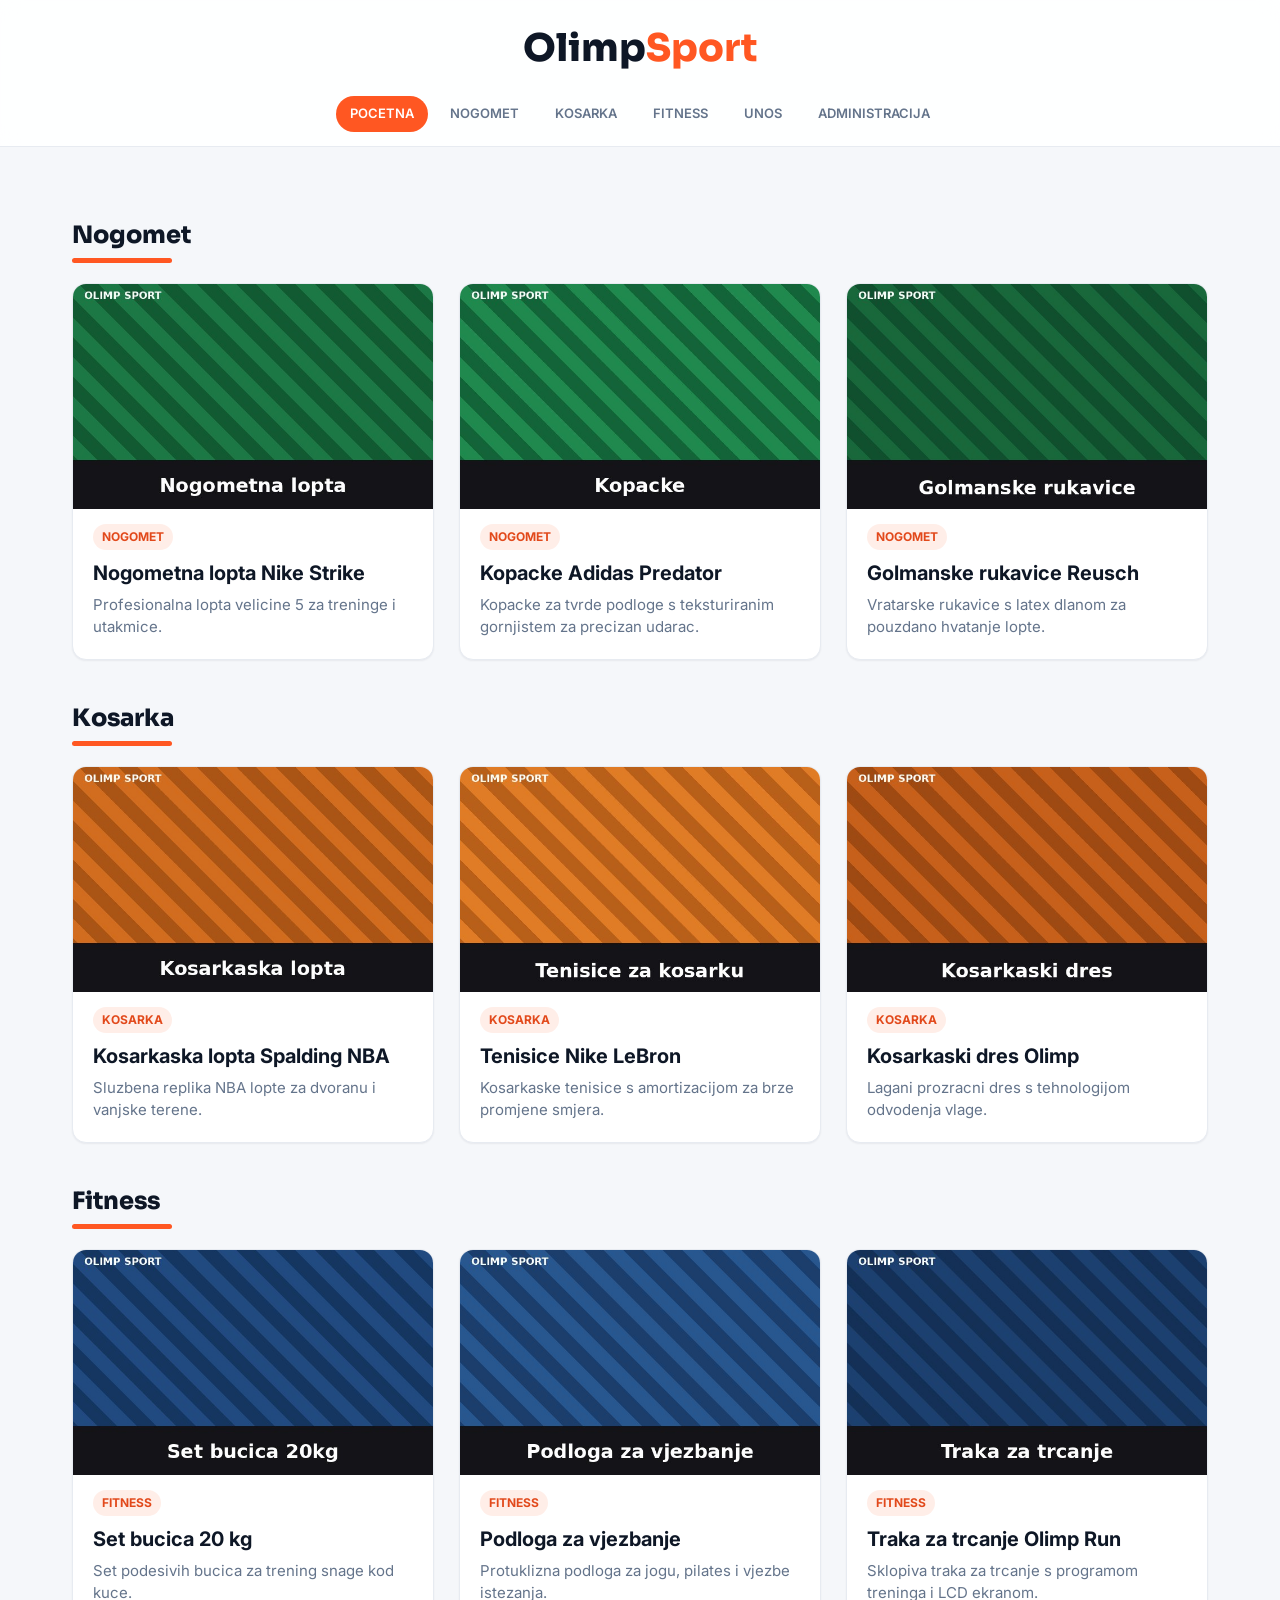
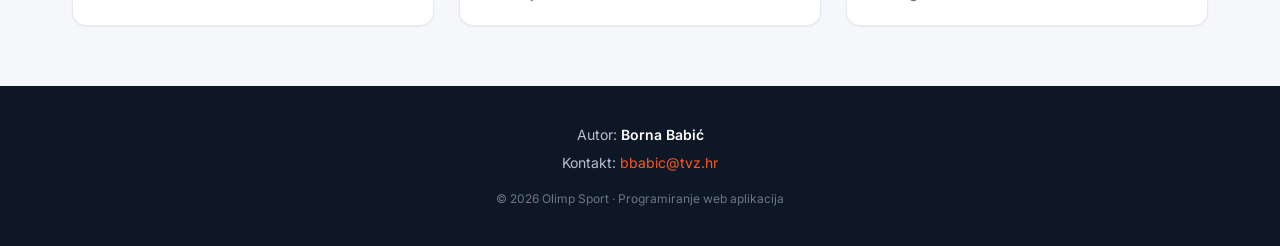
<file: index.html>
<!DOCTYPE html>
<html lang="hr">
<head>
    <meta charset="utf-8">
    <meta name="viewport" content="width=device-width, initial-scale=1.0">
    <title>Olimp Sport</title>
    <link rel="stylesheet" type="text/css" href="style.css">
</head>
<body>
<div class="wrapper">

    <header>
        <div class="logo">
            <a href="index.php">Olimp<span class="logo-sport">Sport</span></a>
        </div>

        <nav role="navigation">
            <ul>
                <li><a href="index.php" class="active">Pocetna</a></li>
                <li><a href="kategorija.php?kategorija=nogomet">Nogomet</a></li>
                <li><a href="kategorija.php?kategorija=kosarka">Kosarka</a></li>
                <li><a href="kategorija.php?kategorija=fitness">Fitness</a></li>
                <li><a href="unos.php">Unos</a></li>
                <li><a href="administracija.php">Administracija</a></li>
            </ul>
        </nav>
    </header>


    <main class="content">

        <section>
            <h2 class="section-title">Nogomet</h2>
            <div class="grid">
                <article class="card">
                    <a class="thumb" href="clanak.php?id=1"><img src="img/nogometna-lopta.jpg" alt="Nogometna lopta"></a>
                    <div class="card-body">
                        <span class="card-cat">Nogomet</span>
                        <h3 class="card-title"><a href="clanak.php?id=1">Nogometna lopta Nike Strike</a></h3>
                        <p class="card-excerpt">Profesionalna lopta velicine 5 za treninge i utakmice.</p>
                    </div>
                </article>
                <article class="card">
                    <a class="thumb" href="clanak.php?id=2"><img src="img/kopacke.jpg" alt="Kopacke"></a>
                    <div class="card-body">
                        <span class="card-cat">Nogomet</span>
                        <h3 class="card-title"><a href="clanak.php?id=2">Kopacke Adidas Predator</a></h3>
                        <p class="card-excerpt">Kopacke za tvrde podloge s teksturiranim gornjistem za precizan udarac.</p>
                    </div>
                </article>
                <article class="card">
                    <a class="thumb" href="clanak.php?id=3"><img src="img/golmanske-rukavice.jpg" alt="Golmanske rukavice"></a>
                    <div class="card-body">
                        <span class="card-cat">Nogomet</span>
                        <h3 class="card-title"><a href="clanak.php?id=3">Golmanske rukavice Reusch</a></h3>
                        <p class="card-excerpt">Vratarske rukavice s latex dlanom za pouzdano hvatanje lopte.</p>
                    </div>
                </article>
            </div>
        </section>

        <section>
            <h2 class="section-title">Kosarka</h2>
            <div class="grid">
                <article class="card">
                    <a class="thumb" href="clanak.php?id=4"><img src="img/kosarkaska-lopta.jpg" alt="Kosarkaska lopta"></a>
                    <div class="card-body">
                        <span class="card-cat">Kosarka</span>
                        <h3 class="card-title"><a href="clanak.php?id=4">Kosarkaska lopta Spalding NBA</a></h3>
                        <p class="card-excerpt">Sluzbena replika NBA lopte za dvoranu i vanjske terene.</p>
                    </div>
                </article>
                <article class="card">
                    <a class="thumb" href="clanak.php?id=5"><img src="img/kosarkaske-tenisice.jpg" alt="Tenisice za kosarku"></a>
                    <div class="card-body">
                        <span class="card-cat">Kosarka</span>
                        <h3 class="card-title"><a href="clanak.php?id=5">Tenisice Nike LeBron</a></h3>
                        <p class="card-excerpt">Kosarkaske tenisice s amortizacijom za brze promjene smjera.</p>
                    </div>
                </article>
                <article class="card">
                    <a class="thumb" href="clanak.php?id=6"><img src="img/kosarkaski-dres.jpg" alt="Kosarkaski dres"></a>
                    <div class="card-body">
                        <span class="card-cat">Kosarka</span>
                        <h3 class="card-title"><a href="clanak.php?id=6">Kosarkaski dres Olimp</a></h3>
                        <p class="card-excerpt">Lagani prozracni dres s tehnologijom odvodenja vlage.</p>
                    </div>
                </article>
            </div>
        </section>


        <section>
            <h2 class="section-title">Fitness</h2>
            <div class="grid">
                <article class="card">
                    <a class="thumb" href="clanak.php?id=7"><img src="img/bucice.jpg" alt="Set bucica"></a>
                    <div class="card-body">
                        <span class="card-cat">Fitness</span>
                        <h3 class="card-title"><a href="clanak.php?id=7">Set bucica 20 kg</a></h3>
                        <p class="card-excerpt">Set podesivih bucica za trening snage kod kuce.</p>
                    </div>
                </article>
                <article class="card">
                    <a class="thumb" href="clanak.php?id=8"><img src="img/podloga.jpg" alt="Podloga za vjezbanje"></a>
                    <div class="card-body">
                        <span class="card-cat">Fitness</span>
                        <h3 class="card-title"><a href="clanak.php?id=8">Podloga za vjezbanje</a></h3>
                        <p class="card-excerpt">Protuklizna podloga za jogu, pilates i vjezbe istezanja.</p>
                    </div>
                </article>
                <article class="card">
                    <a class="thumb" href="clanak.php?id=9"><img src="img/traka-za-trcanje.jpg" alt="Traka za trcanje"></a>
                    <div class="card-body">
                        <span class="card-cat">Fitness</span>
                        <h3 class="card-title"><a href="clanak.php?id=9">Traka za trcanje Olimp Run</a></h3>
                        <p class="card-excerpt">Sklopiva traka za trcanje s programom treninga i LCD ekranom.</p>
                    </div>
                </article>
            </div>
        </section>

    </main>

    <footer>
        <div>Autor: <strong>Borna Babić</strong></div>
        <div>Kontakt: <a href="mailto:bbabic@tvz.hr">bbabic@tvz.hr</a></div>
        <div class="copyright">&copy; 2026 Olimp Sport &middot; Programiranje web aplikacija</div>
    </footer>

</div>
</body>
</html>
</file>
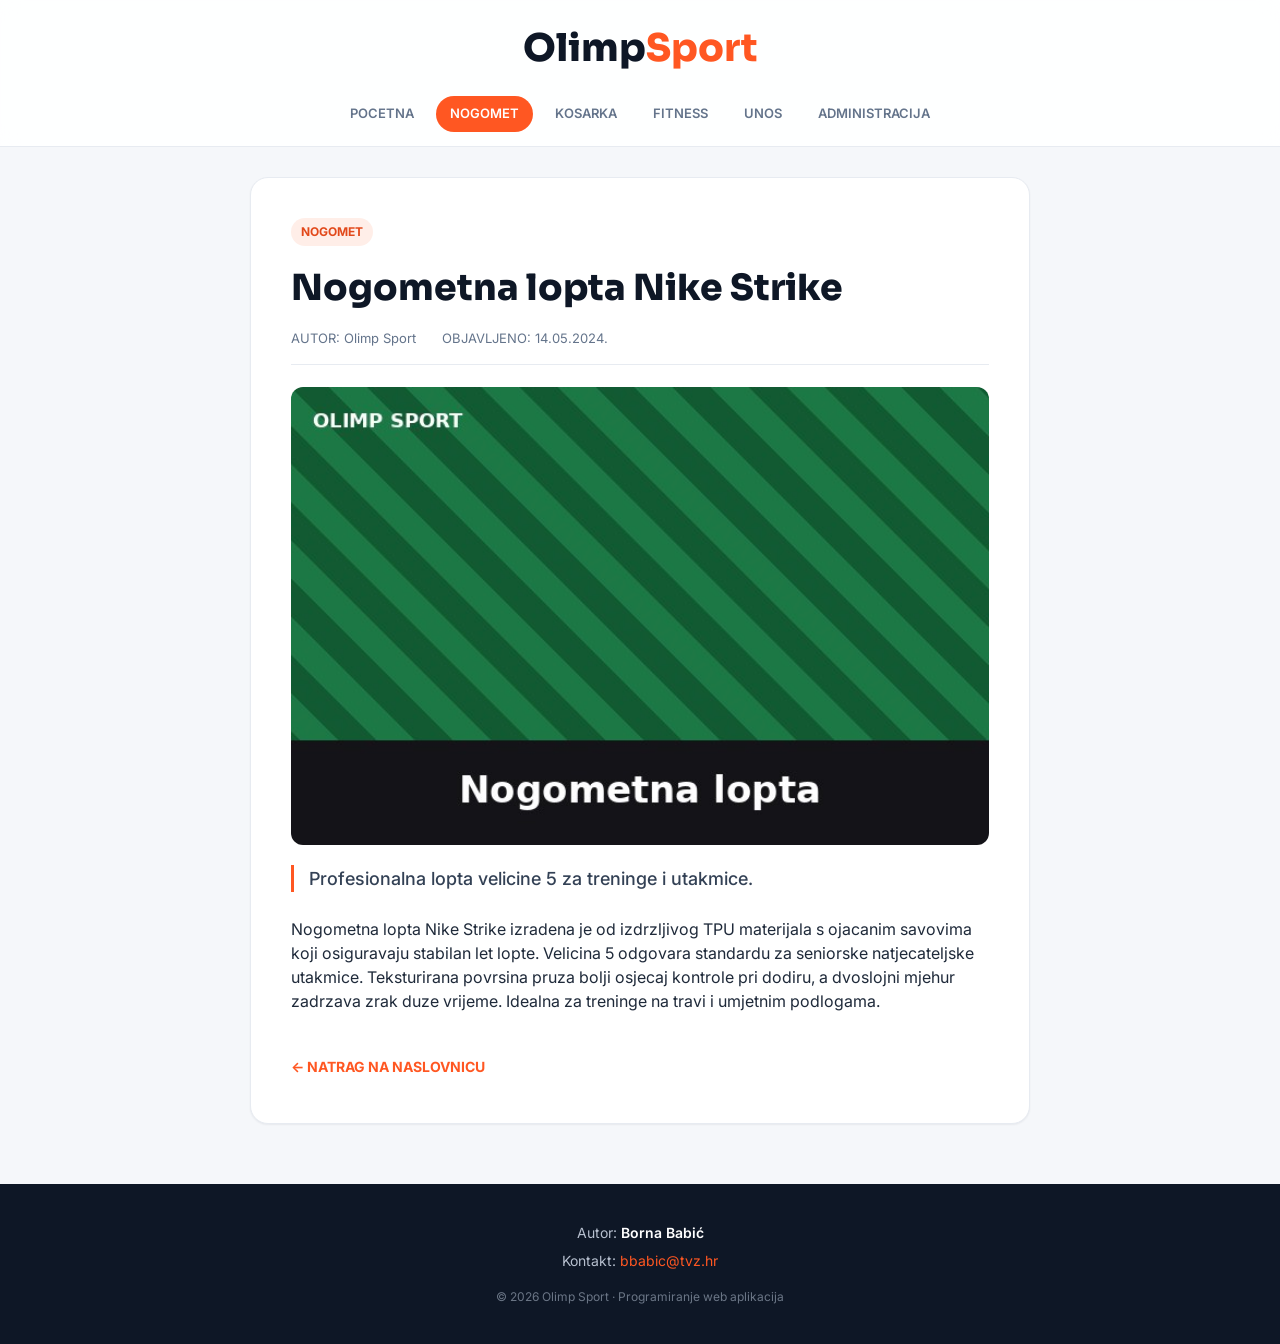
<file: clanak.html>
<!DOCTYPE html>
<html lang="hr">
<head>
    <meta charset="utf-8">
    <meta name="viewport" content="width=device-width, initial-scale=1.0">
    <title>Nogometna lopta Nike Strike | Olimp Sport</title>
    <link rel="stylesheet" type="text/css" href="style.css">
</head>
<body>
<div class="wrapper">

    <header>
        <div class="logo">
            <a href="index.php">Olimp<span class="logo-sport">Sport</span></a>
        </div>
        <nav role="navigation">
            <ul>
                <li><a href="index.php">Pocetna</a></li>
                <li><a href="kategorija.php?kategorija=nogomet" class="active">Nogomet</a></li>
                <li><a href="kategorija.php?kategorija=kosarka">Kosarka</a></li>
                <li><a href="kategorija.php?kategorija=fitness">Fitness</a></li>
                <li><a href="unos.php">Unos</a></li>
                <li><a href="administracija.php">Administracija</a></li>
            </ul>
        </nav>
    </header>

    <main class="content">
        <section class="article-single" role="main">
            <div class="row">
                <p class="category">Nogomet</p>
                <h1 class="title">Nogometna lopta Nike Strike</h1>
                <div class="meta">
                    <p>AUTOR: Olimp Sport</p>
                    <p>OBJAVLJENO: 14.05.2024.</p>
                </div>
            </div>

            <section class="slika">
                <img src="img/nogometna-lopta.jpg" alt="Nogometna lopta Nike Strike">
            </section>

            <section class="about">
                <p>Profesionalna lopta velicine 5 za treninge i utakmice.</p>
            </section>

            <section class="sadrzaj">
                <p>Nogometna lopta Nike Strike izradena je od izdrzljivog TPU materijala s ojacanim
                savovima koji osiguravaju stabilan let lopte. Velicina 5 odgovara standardu za seniorske
                natjecateljske utakmice. Teksturirana povrsina pruza bolji osjecaj kontrole pri dodiru,
                a dvoslojni mjehur zadrzava zrak duze vrijeme. Idealna za treninge na travi i umjetnim
                podlogama.</p>
            </section>

            <a class="back-link" href="index.php">&larr; Natrag na naslovnicu</a>
        </section>
    </main>

    <footer>
        <div>Autor: <strong>Borna Babić</strong></div>
        <div>Kontakt: <a href="mailto:bbabic@tvz.hr">bbabic@tvz.hr</a></div>
        <div class="copyright">&copy; 2026 Olimp Sport &middot; Programiranje web aplikacija</div>
    </footer>

</div>
</body>
</html>
</file>
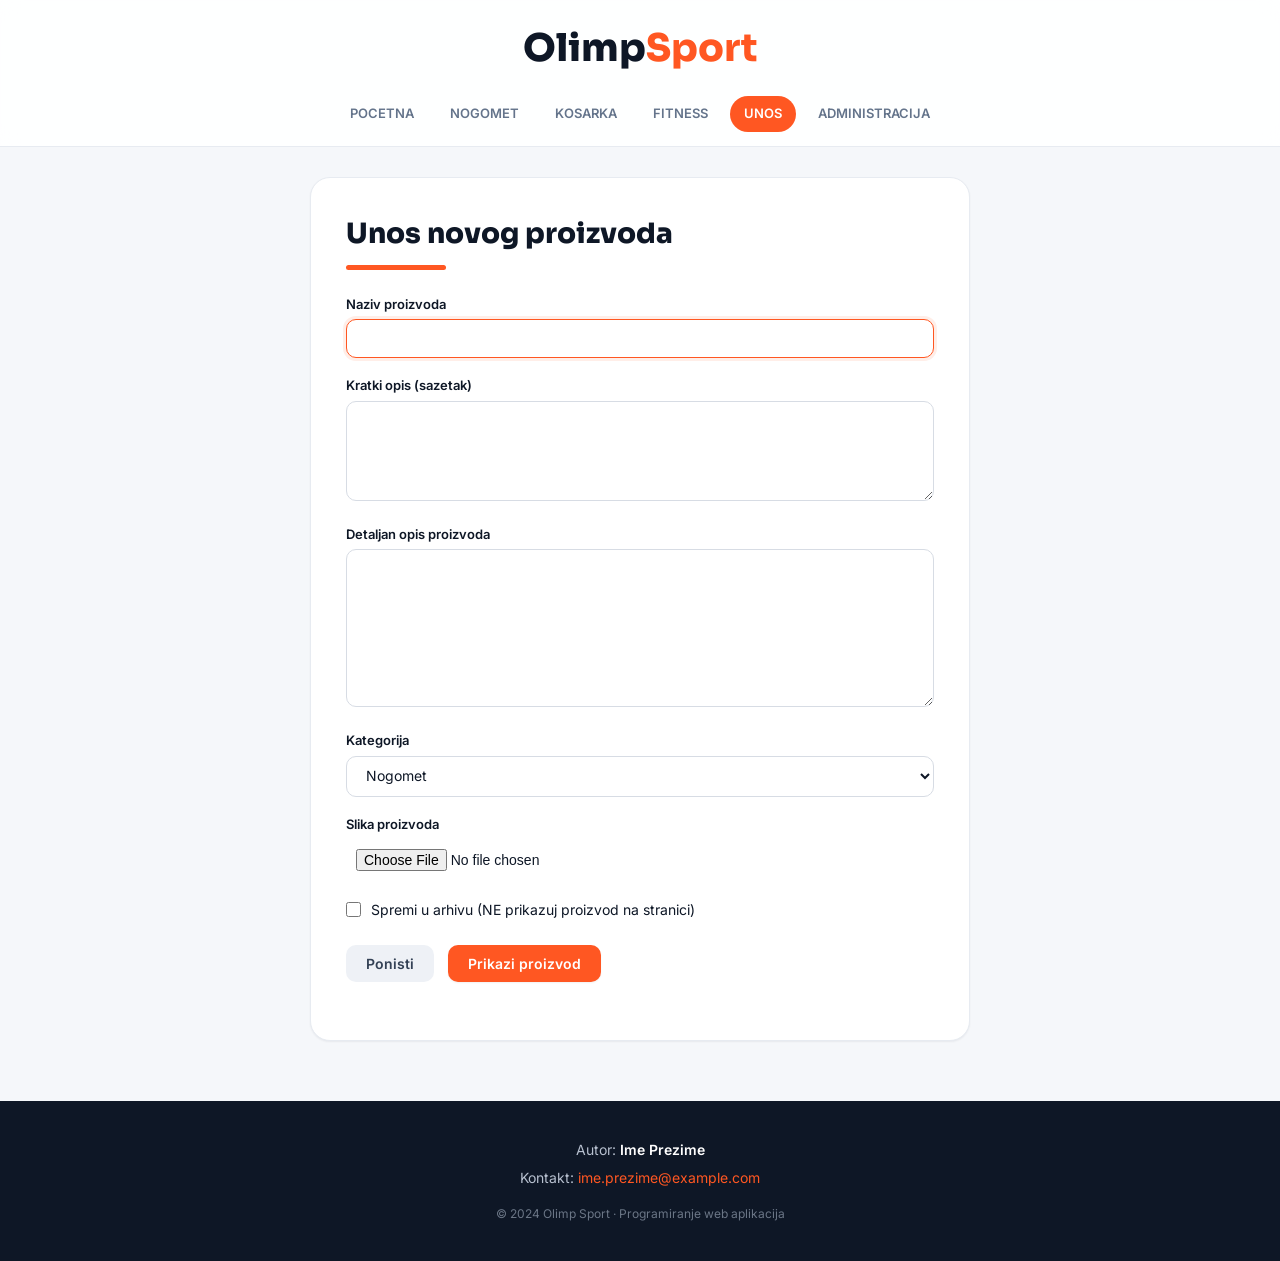
<file: unos.html>
<!DOCTYPE html>
<html lang="hr">
<head>
    <meta charset="utf-8">
    <meta name="viewport" content="width=device-width, initial-scale=1.0">
    <title>Unos proizvoda | Olimp Sport</title>
    <link rel="stylesheet" type="text/css" href="style.css">
</head>
<body>
<div class="wrapper">

    <header>
        <div class="logo">
            <a href="index.php">Olimp<span class="logo-sport">Sport</span></a>
        </div>
        <nav role="navigation">
            <ul>
                <li><a href="index.php">Pocetna</a></li>
                <li><a href="kategorija.php?kategorija=nogomet">Nogomet</a></li>
                <li><a href="kategorija.php?kategorija=kosarka">Kosarka</a></li>
                <li><a href="kategorija.php?kategorija=fitness">Fitness</a></li>
                <li><a href="unos.php" class="active">Unos</a></li>
                <li><a href="administracija.php">Administracija</a></li>
            </ul>
        </nav>
    </header>

    <main class="content">
        <div class="form-wrap">
            <h1 class="page-heading">Unos novog proizvoda</h1>

            <form action="skripta.php" method="POST" enctype="multipart/form-data" autocomplete="on">

                <div class="form-item">
                    <label for="title">Naziv proizvoda</label>
                    <div class="form-field">
                        <input type="text" name="title" id="title" class="form-field-textual" autofocus required>
                    </div>
                </div>

                <div class="form-item">
                    <label for="about">Kratki opis (sazetak)</label>
                    <div class="form-field">
                        <textarea name="about" id="about" cols="30" rows="3" class="form-field-textual" required></textarea>
                    </div>
                </div>

                <div class="form-item">
                    <label for="content">Detaljan opis proizvoda</label>
                    <div class="form-field">
                        <textarea name="content" id="content" cols="30" rows="8" class="form-field-textual" required></textarea>
                    </div>
                </div>

                <div class="form-item">
                    <label for="category">Kategorija</label>
                    <div class="form-field">
                        <select name="category" id="category" class="form-field-textual">
                            <option value="nogomet">Nogomet</option>
                            <option value="kosarka">Kosarka</option>
                            <option value="fitness">Fitness</option>
                        </select>
                    </div>
                </div>

                <div class="form-item">
                    <label for="pphoto">Slika proizvoda</label>
                    <div class="form-field">
                        <input type="file" name="pphoto" id="pphoto" accept="image/jpeg,image/png,image/gif" class="input-text">
                    </div>
                </div>

                <label class="form-check">
                    <input type="checkbox" name="archive">
                    Spremi u arhivu (NE prikazuj proizvod na stranici)
                </label>

                <div class="form-item">
                    <button type="reset">Ponisti</button>
                    <button type="submit" name="prihvati" value="Prihvati">Prikazi proizvod</button>
                </div>

            </form>
        </div>
    </main>

    <footer>
        <div>Autor: <strong>Ime Prezime</strong></div>
        <div>Kontakt: <a href="mailto:ime.prezime@example.com">ime.prezime@example.com</a></div>
        <div class="copyright">&copy; 2024 Olimp Sport &middot; Programiranje web aplikacija</div>
    </footer>

</div>
</body>
</html>
</file>
<file: style.css>
@import url('https://fonts.googleapis.com/css2?family=Sora:wght@600;700;800&family=Inter:wght@400;500;600;700&display=swap');

:root {
    --bg:          #f5f7fa;
    --surface:     #ffffff;
    --ink:         #0e1726;
    --muted:       #64748b;
    --line:        #e7ebf1;
    --accent:      #ff5722;
    --accent-dark: #e2491b;
    --accent-soft: rgba(255, 87, 34, .10);
    --navy:        #0e1726;
    --radius:      14px;
    --shadow-sm:   0 1px 2px rgba(15, 23, 42, .06);
    --shadow-md:   0 5px 20px rgba(15, 23, 42, .08);
    --shadow-lg:   0 15px 35px rgba(15, 23, 42, .14);
}

* {
    margin: 0;
    padding: 0;
    box-sizing: border-box;
}

html {
    -webkit-text-size-adjust: 100%;
}

body {
    font-family: 'Inter', system-ui, -apple-system, "Segoe UI", Roboto, sans-serif;
    color: var(--ink);
    background-color: var(--bg);
    line-height: 1.5;
}

a {
    color: inherit;
    text-decoration: none;
}
img {
    max-width: 100%;
    display: block;
}

.wrapper {
    width: 100%;
    background-color: var(--bg);
    min-height: 100vh;
    display: flex;
    flex-direction: column;
}

header {
    position: sticky;
    top: 0;
    z-index: 50;
    background-color: rgba(255, 255, 255, .9);
    border-bottom: 1px solid var(--line);
    transition: transform .3s ease;
    backdrop-filter: blur(10px);
}

header.is-hidden {
    transform: translateY(-100%);
}

.logo {
    text-align: center;
    padding: 20px 15px 15px;
}

.logo a {
    font-family: 'Sora', sans-serif;
    font-size: 38px;
    font-weight: 800;
    color: var(--ink);
}

.logo .logo-sport {
    color: var(--accent);
}

footer {
    flex-shrink: 0;
    background-color: var(--navy);
    color: #b7c0cf;
    text-align: center;
    padding: 35px 15px;
    font-size: 14px;
    line-height: 2;
    margin-top: auto;
}

footer strong {
    color: #fff;
    font-weight: 600;
}
footer a {
    color: var(--accent);
}
footer a:hover {
    color: #ff7a4d;
}
footer .copyright {
    color: #6b7686;
    margin-top: 10px;
    font-size: 12px;
}

nav ul {
    list-style: none;
    max-width: 1200px;
    margin: 0 auto;
    display: flex;
    flex-wrap: wrap;
    justify-content: center;
    gap: 4px 8px;
    padding: 4px 16px 14px;
}

nav ul li a {
    display: inline-block;
    font-size: 13px;
    font-weight: 600;
    text-transform: uppercase;
    color: var(--muted);
    padding: 8px 14px;
    border-radius: 100px;
    transition: color .15s, background-color .15s;
}

nav ul li a:hover {
    color: var(--ink);
    background-color: #eef1f6;
}

nav ul li a.active {
    color: #fff;
    background-color: var(--accent);
}

.content {
    flex: 1 0 auto;
    width: 100%;
    max-width: 1200px;
    margin: 0 auto;
    padding: 30px 32px 60px;
}

.section-title {
    font-family: 'Sora', sans-serif;
    font-size: 24px;
    font-weight: 800;
    color: var(--ink);
    margin: 40px 0 20px;
    padding-bottom: 10px;
    position: relative;
}

.section-title::after {
    content: "";
    position: absolute;
    left: 0;
    bottom: 0;
    width: 100px;
    height: 5px;
    border-radius: 5px;
    background: var(--accent);
}


.grid {
    display: grid;
    grid-template-columns: repeat(3, 1fr);
    gap: 25px;
}

article.card {
    display: flex;
    flex-direction: column;
    background: var(--surface);
    border: 1px solid var(--line);
    border-radius: var(--radius);
    overflow: hidden;
    box-shadow: var(--shadow-sm);
    transition: transform .2s ease, box-shadow .2s ease;
}

article.card:hover {
    transform: translateY(-4px);
    box-shadow: var(--shadow-lg);
}

article.card .thumb {
    display: block;
    overflow: hidden;
    background: #eef1f6;
    aspect-ratio: 16 / 10;
}

article.card .thumb img {
    width: 100%;
    height: 100%;
    object-fit: cover;
}

article.card .card-body {
    padding: 15px 20px 20px;
    display: flex;
    flex-direction: column;
    flex: 1;
}

article.card .card-cat {
    align-self: flex-start;
    font-size: 12px;
    font-weight: 700;
    text-transform: uppercase;
    color: var(--accent-dark);
    background: var(--accent-soft);
    padding: 4px 9px;
    border-radius: 999px;
    margin-bottom: 10px;
}

article.card .card-title {
    font-size: 20px;
    font-weight: 700;
    line-height: 1.3;
    margin-bottom: 8px;
}

article.card .card-title a {
    transition: color .15s;
}
article.card .card-title a:hover {
    color: var(--accent);
}

article.card .card-excerpt {
    font-size: 15px;
    color: var(--muted);
}


.article-single {
    max-width: 780px;
    margin: 0 auto;
    background: var(--surface);
    border: 1px solid var(--line);
    border-radius: 18px;
    box-shadow: var(--shadow-sm);
    padding: 40px 40px 45px;
}

.article-single .category {
    display: inline-block;
    font-size: 12px;
    font-weight: 700;
    text-transform: uppercase;
    color: var(--accent-dark);
    background: var(--accent-soft);
    padding: 5px 10px;
    border-radius: 100px;
    margin-bottom: 15px;
}

.article-single h1.title {
    font-family: 'Sora', sans-serif;
    font-size: 36px;
    font-weight: 800;
    color: var(--ink);
    margin-bottom: 14px;
}

.article-single .meta {
    font-size: 13px;
    color: var(--muted);
    border-bottom: 1px solid var(--line);
    padding-bottom: 16px;
    margin-bottom: 22px;
}

.article-single .meta p {
    display: inline-block;
    margin-right: 22px;
}

.article-single .slika {
    margin: 0 0 12px;
}

.article-single .slika img {
    width: 100%;
    border-radius: 12px;
}

.article-single .about {
    font-size: 18px;
    color: #334155;
    font-weight: 500;
    margin: 20px 0 25px;
    padding-left: 15px;
    border-left: 3px solid var(--accent);
}

.article-single .sadrzaj p {
    font-size: 16px;
    color: #1f2a3a;
    margin-bottom: 15px;
}

.back-link {
    display: inline-block;
    margin-top: 28px;
    font-size: 14px;
    font-weight: 700;
    text-transform: uppercase;
    color: var(--accent);
}

.back-link:hover { color: var(--accent-dark); }


.form-wrap {
    max-width: 660px;
    margin: 0 auto;
    background: var(--surface);
    border: 1px solid var(--line);
    border-radius: 20px;
    box-shadow: var(--shadow-sm);
    padding: 35px 35px 40px;
}

.page-heading {
    font-family: 'Sora', sans-serif;
    font-size: 28px;
    font-weight: 800;
    margin-bottom: 25px;
    padding-bottom: 15px;
    position: relative;
}

.page-heading::after {
    content: "";
    position: absolute;
    left: 0; bottom: 0;
    width: 100px; height: 5px;
    border-radius: 5px;
    background: var(--accent);
}

.form-item {
    margin-bottom: 18px;
}

.form-item > label {
    display: block;
    font-size: 13px;
    font-weight: 600;
    color: var(--ink);
    margin-bottom: 5px;
}

.form-field-textual, .form-field input[type="text"], .form-field input[type="password"], .form-field textarea, .form-field select {
    width: 100%;
    font-family: inherit;
    font-size: 14px;
    padding: 10px 15px;
    border: 1px solid #d7dce4;
    border-radius: 10px;
    background: #fff;
    color: var(--ink);
    transition: border-color .15s, box-shadow .15s;
}

.form-field-textual:focus, .form-field input:focus, .form-field textarea:focus, .form-field select:focus {
    outline: none;
    border-color: var(--accent);
    box-shadow: 0 0 0 3px var(--accent-soft);
}

.form-field textarea {
    resize: vertical;
    min-height: 100px;
}
.form-field input[type="file"] {
    font-size: 14px;
    padding: 10px 10px;
}

.form-check {
    font-size: 14px;
    display: flex;
    align-items: center;
    gap: 10px;
    margin-bottom: 20px;
    color: var(--ink);
}

.form-check input[type="checkbox"] {
    width: 15px;
    height: 15px;
    accent-color: var(--accent);
}

button {
    font-family: inherit;
    font-size: 14px;
    font-weight: 600;
    padding: 10px 20px;
    border: none;
    border-radius: 10px;
    cursor: pointer;
    margin-right: 10px;
    margin-top: 5px;
    transition: background-color .15s, transform .1s, box-shadow .15s;
}

button:active {
    transform: translateY(1px);
}

button[type="submit"], button[name="update"] {
    background: var(--accent);
    color: #fff;
    box-shadow: var(--shadow-sm);
}

button[type="submit"]:hover, button[name="update"]:hover {
    background: var(--accent-dark);
}

button[type="reset"] {
    background: #eef1f6;
    color: #334155;
}

button[type="reset"]:hover {
    background: #e3e8ef;
}

button[name="delete"] {
    background: #ef4444;
    color: #fff;
}

button[name="delete"]:hover {
    background: #dc2626;
}


.message {
    font-size: 14px;
    padding: 15px 15px;
    border-radius: 10px;
    margin-bottom: 20px;
}

.message.ok    {
    background: #ecfdf3;
    color: #15803d;
    border: 1px solid #bbf7d0;
}
.message.error {
    background: #fef2f2;
    color: #b91c1c;
    border: 1px solid #fecaca;
}
.message.info  {
    background: #eff6ff;
    color: #1d4ed8;
    border: 1px solid #bfdbfe;
}
.message a     {
    font-weight: 700;
    text-decoration: underline;
}

.bojaPoruke {
    color: #dc2626;
    font-size: 13px;
}

.admin-card {
    background: var(--surface);
    border: 1px solid var(--line);
    border-radius: 15px;
    box-shadow: var(--shadow-sm);
    padding: 20px 25px;
    margin-bottom: 25px;
}

.admin-card img.thumb-mini {
    width: 120px;
    height: auto;
    border-radius: 10px;
    border: 1px solid var(--line);
    margin-top: 10px;
}


.admin-toolbar {
    display: flex;
    flex-wrap: wrap;
    align-items: center;
    justify-content: space-between;
    gap: 10px;
    margin-bottom: 20px;
    padding: 15px 20px;
    background: var(--surface);
    border: 1px solid var(--line);
    border-radius: 10px;
    box-shadow: var(--shadow-sm);
}

.admin-toolbar .who {
    font-size: 14px;
    color: var(--ink);
}
.admin-toolbar .who strong {
    color: var(--accent-dark);
}

.admin-toolbar .actions {
    display: flex;
    gap: 10px;
    flex-wrap: wrap;
}

.btn-link {
    display: inline-block;
    font-size: 14px;
    font-weight: 600;
    padding: 10px 15px;
    border-radius: 10px;
    background: #eef1f6;
    color: #334155;
    transition: background .15s, color .15s;
}

.btn-link:hover {
    background: #e3e8ef;
    color: var(--ink);
}

.btn-link.accent {
    background: var(--accent);
    color: #fff;
}

.btn-link.accent:hover {
    background: var(--accent-dark);
    color: #fff;
}

.admin-list {
    display: grid;
    grid-template-columns: repeat(auto-fill, minmax(270px, 1fr));
    gap: 20px;
}

.admin-list-item {
    background: var(--surface);
    border: 1px solid var(--line);
    border-radius: var(--radius);
    overflow: hidden;
    box-shadow: var(--shadow-sm);
    display: flex;
    flex-direction: column;
    transition: transform .15s ease, box-shadow .15s ease;
}

.admin-list-item:hover {
    transform: translateY(-3px);
    box-shadow: var(--shadow-md);
}

.admin-list-item .thumb {
    aspect-ratio: 16 / 10;
    overflow: hidden;
    background: #eef1f6;
}

.admin-list-item .thumb img {
    width: 100%;
    height: 100%;
    object-fit: cover;
}

.admin-list-item .body {
    padding: 15px 15px 20px;
    display: flex;
    flex-direction: column;
    flex: 1;
}

.admin-list-item .row-top {
    display: flex;
    justify-content: space-between;
    align-items: center;
    gap: 10px;
    margin-bottom: 10px;
}

.admin-list-item .cat {
    font-size: 11px;
    font-weight: 700;
    text-transform: uppercase;
    color: var(--accent-dark);
    background: var(--accent-soft);
    padding: 5px 10px;
    border-radius: 100px;
}

.admin-list-item .badge-archived {
    font-size: 11px;
    font-weight: 700;
    text-transform: uppercase;
    color: #64748b;
    background: #eef1f6;
    padding: 5px 10px;
    border-radius: 100px;
}

.admin-list-item h3 {
    font-family: 'Sora', sans-serif;
    font-size: 16px;
    font-weight: 700;
    color: var(--ink);
    margin-bottom: 12px;
}

.admin-list-item .actions {
    margin-top: auto;
    display: flex;
    gap: 10px;
}

.admin-list-item .actions a {
    flex: 1;
    text-align: center;
    font-size: 13px;
    font-weight: 600;
    padding: 10px 10px;
    border-radius: 10px;
    background: var(--accent);
    color: #fff;
    transition: background .15s;
}

.admin-list-item .actions a:hover {
    background: var(--accent-dark);
}



@media (max-width: 920px) {
    .grid { grid-template-columns: repeat(2, 1fr); }
    .logo a { font-size: 32px; }
}

@media (max-width: 600px) {
    .grid { grid-template-columns: 1fr; }
    .content { padding: 22px 18px 44px; }
    .article-single { padding: 26px 22px 30px; }
    .form-wrap { padding: 26px 22px 30px; }
    .article-single h1.title { font-size: 28px; }
    .logo a { font-size: 28px; }
    nav ul li a { padding: 7px 11px; font-size: 12px; }
}
</file>
